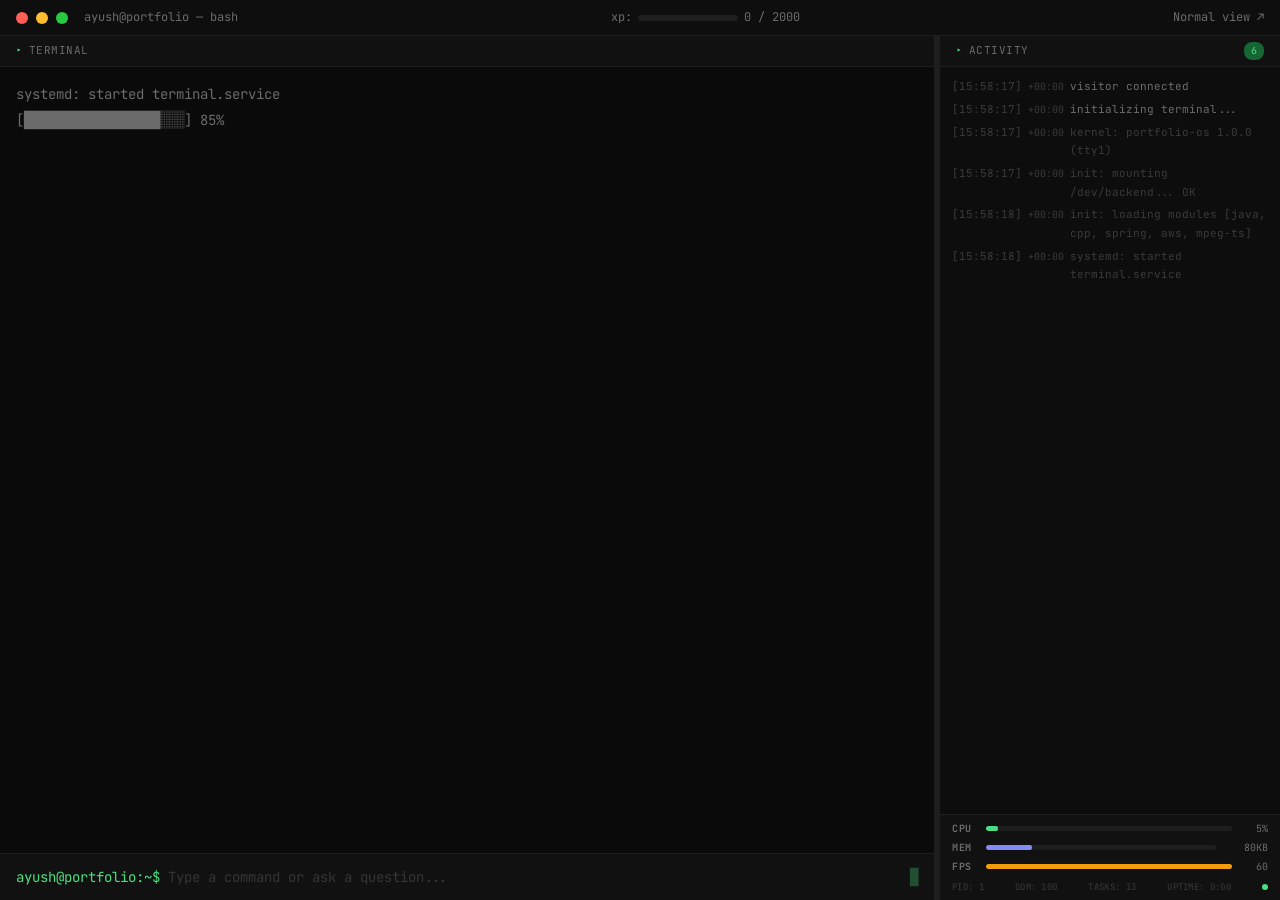
<file: index.html>
<!DOCTYPE html>
<html lang="en">
<head>
  <meta charset="UTF-8">
  <meta name="viewport" content="width=device-width, initial-scale=1.0, viewport-fit=cover">
  <title>Ayush Pal — Terminal Portfolio</title>
  <meta name="description" content="Ayush Pal's portfolio — SDE-1 at Nielsen, backend systems, Java, C++, AWS">
  <meta name="theme-color" content="#0a0a0a">

  <!-- OpenGraph (LinkedIn, Slack, Discord, WhatsApp) -->
  <meta property="og:title" content="Ayush Pal — Interactive Terminal Portfolio">
  <meta property="og:description" content="Interactive terminal portfolio — explore projects, skills, and career. Type commands, earn XP, discover easter eggs.">
  <meta property="og:type" content="website">
  <meta property="og:url" content="https://palayush16.github.io/terminal-portfolio/">
  <meta property="og:image" content="https://palayush16.github.io/terminal-portfolio/og-preview.png">
  <meta property="og:image:width" content="1200">
  <meta property="og:image:height" content="630">

  <!-- Twitter Card -->
  <meta name="twitter:card" content="summary_large_image">
  <meta name="twitter:title" content="Ayush Pal — Interactive Terminal Portfolio">
  <meta name="twitter:description" content="Interactive terminal portfolio — type commands, earn XP, discover easter eggs.">
  <meta name="twitter:image" content="https://palayush16.github.io/terminal-portfolio/og-preview.png">

  <link rel="stylesheet" href="css/style.css">
  <link rel="stylesheet" href="css/crt.css">
  <link rel="icon" href="data:image/svg+xml,<svg xmlns='http://www.w3.org/2000/svg' viewBox='0 0 100 100'><rect width='100' height='100' rx='12' fill='%230a0a0a'/><text x='10' y='68' font-family='monospace' font-size='55' fill='%234ade80'>%3E_</text></svg>">

  <!-- Google Analytics 4 -->
  <script async src="https://www.googletagmanager.com/gtag/js?id=G-Z1Y0G16RCM"></script>
  <script>
    window.dataLayer = window.dataLayer || [];
    function gtag(){dataLayer.push(arguments);}
    gtag('js', new Date());
    gtag('config', 'G-Z1Y0G16RCM', { debug_mode: true });
  </script>
</head>
<body>
  <div id="app">
    <!-- Top header bar — fake window chrome -->
    <div id="header-bar">
      <div class="header-left">
        <span class="dot dot-red" id="dot-close" title="Close → Normal view"></span>
        <span class="dot dot-yellow" id="dot-minimize" title="Minimize terminal"></span>
        <span class="dot dot-green" id="dot-maximize" title="Toggle activity panel"></span>
        <span class="header-title">ayush@portfolio — bash</span>
      </div>
      <div class="header-center">
        <div class="token-meter">
          <span>xp:</span>
          <div class="token-bar">
            <div class="token-fill" id="token-fill" style="width: 0%"></div>
          </div>
          <span id="token-count">0 / 2000</span>
        </div>
      </div>
      <div class="header-right">
        <a href="resume.html" id="normal-view-link" onclick="trackEvent('normal_view_click')">Normal view ↗</a>
      </div>
    </div>

    <!-- Two-panel body -->
    <div id="panels">
      <!-- Left: Terminal -->
      <div id="terminal-panel">
        <div class="panel-tab">
          <span class="panel-tab-icon">▸</span> terminal
        </div>
        <div id="terminal">
          <div id="output"></div>
        </div>
        <div id="input-area">
          <span class="prompt-text">ayush@portfolio:~$</span>
          <input type="text" id="cmd-input" autocomplete="off" autocapitalize="off" spellcheck="false" placeholder="Type a command or ask a question..." disabled>
        </div>
      </div>

      <!-- Divider -->
      <div id="panel-divider"></div>

      <!-- Right: Activity Log -->
      <div id="log-panel">
        <div class="panel-tab">
          <span class="panel-tab-icon">▸</span> activity
          <span class="log-badge" id="log-badge">0</span>
        </div>
        <div id="log-feed"></div>
        <div id="log-footer">
          <div class="htop-row">
            <span class="htop-label">CPU</span>
            <div class="htop-bar"><div class="htop-fill htop-cpu" id="htop-cpu"></div></div>
            <span class="htop-val" id="htop-cpu-val">3%</span>
          </div>
          <div class="htop-row">
            <span class="htop-label">MEM</span>
            <div class="htop-bar"><div class="htop-fill htop-mem" id="htop-mem"></div></div>
            <span class="htop-val htop-val-wide" id="htop-mem-val">0MB</span>
          </div>
          <div class="htop-row">
            <span class="htop-label">FPS</span>
            <div class="htop-bar"><div class="htop-fill htop-fps" id="htop-fps"></div></div>
            <span class="htop-val" id="htop-fps-val">60</span>
          </div>
          <div class="htop-row htop-stats">
            <span>PID: 1</span>
            <span>DOM: <span id="htop-dom">0</span></span>
            <span>Tasks: <span id="htop-tasks">13</span></span>
            <span>Uptime: <span id="htop-uptime">0:00</span></span>
            <span class="log-pulse"></span>
          </div>
        </div>
      </div>
    </div>
  </div>

  <script src="js/analytics.js?v=3"></script>
  <script src="js/app.js?v=3"></script>
</body>
</html>
</file>
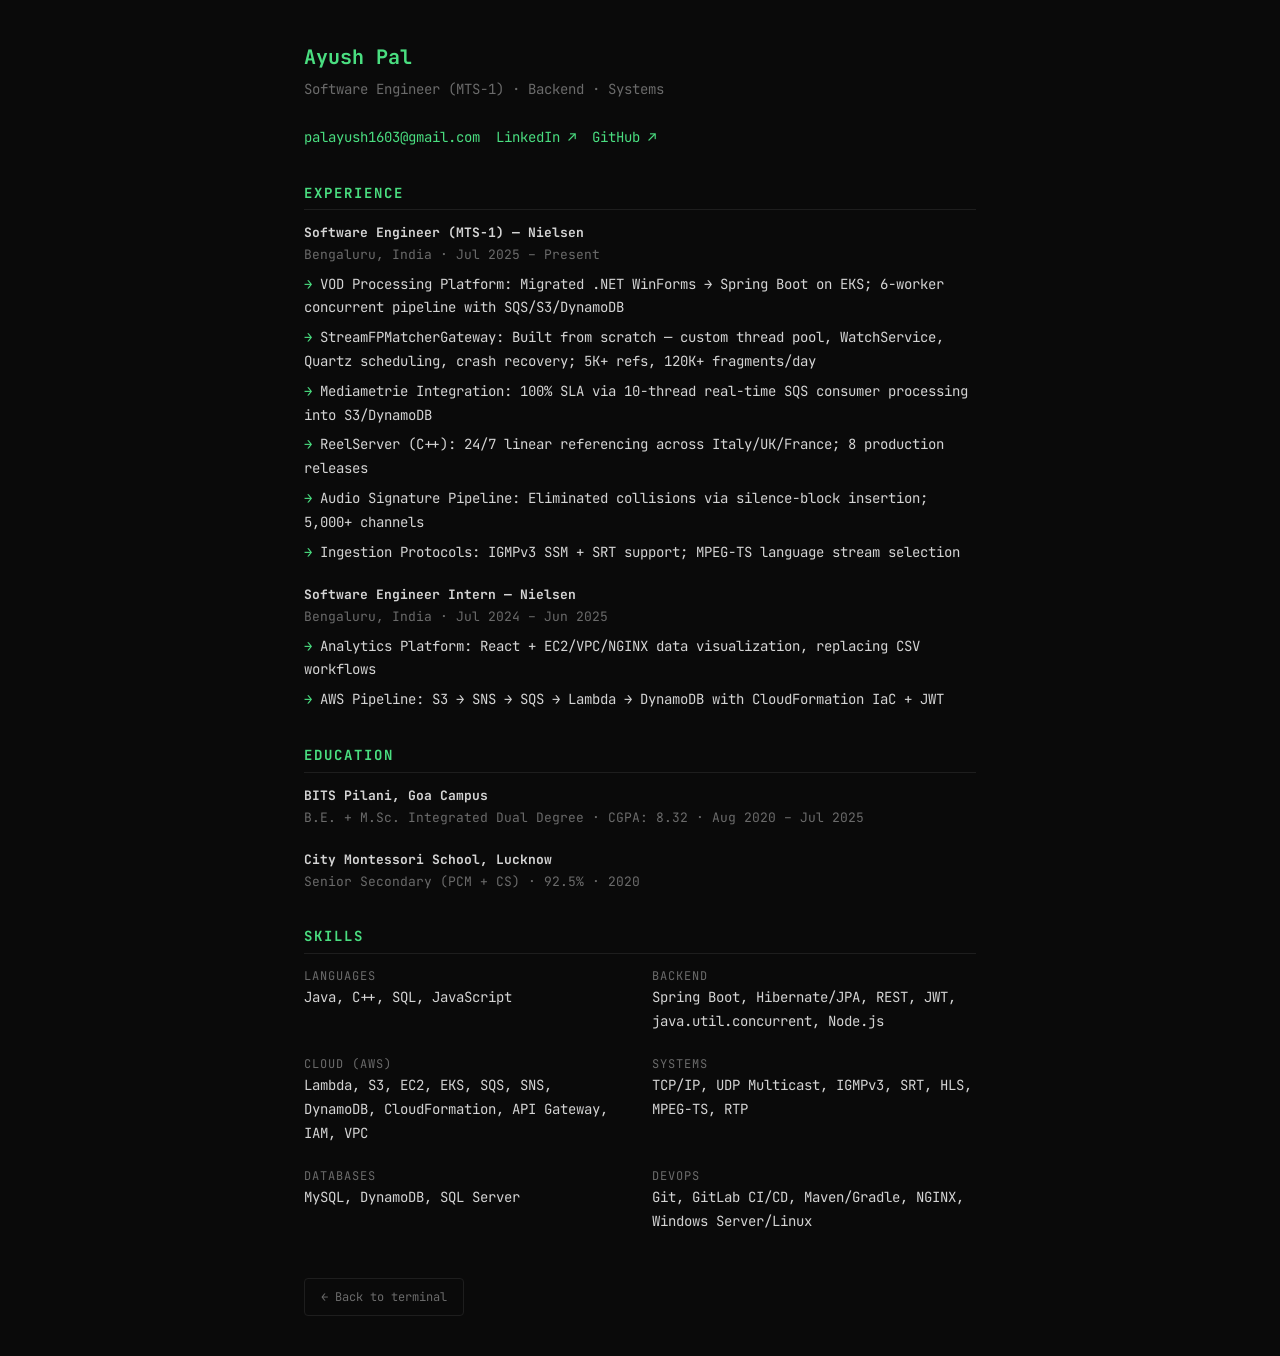
<file: resume.html>
<!DOCTYPE html>
<html lang="en">
<head>
  <meta charset="UTF-8">
  <meta name="viewport" content="width=device-width, initial-scale=1.0">
  <title>Ayush Pal — Resume</title>
  <link rel="icon" href="data:image/svg+xml,<svg xmlns='http://www.w3.org/2000/svg' viewBox='0 0 100 100'><rect width='100' height='100' rx='12' fill='%230a0a0a'/><text x='10' y='68' font-family='monospace' font-size='55' fill='%234ade80'>%3E_</text></svg>">
  <style>
    @import url('https://fonts.googleapis.com/css2?family=JetBrains+Mono:wght@400;700&display=swap');
    :root {
      --bg: #0a0a0a; --text: #d4d4d4; --text-dim: #6b6b6b;
      --accent: #4ade80; --border: #1e1e1e;
      --font: 'JetBrains Mono', monospace;
    }
    * { margin: 0; padding: 0; box-sizing: border-box; }
    body {
      background: var(--bg); color: var(--text); font-family: var(--font);
      font-size: 14px; line-height: 1.7; max-width: 720px;
      margin: 0 auto; padding: 40px 24px;
    }
    a { color: var(--accent); text-decoration: none; }
    a:hover { text-decoration: underline; }
    h1 { font-size: 20px; color: var(--accent); margin-bottom: 4px; }
    .subtitle { color: var(--text-dim); margin-bottom: 24px; }
    .links { margin-bottom: 32px; display: flex; flex-wrap: wrap; gap: 16px; }
    h2 {
      font-size: 14px; text-transform: uppercase; letter-spacing: 2px;
      color: var(--accent); margin-top: 32px; margin-bottom: 12px;
      padding-bottom: 4px; border-bottom: 1px solid var(--border);
    }
    .job { margin-bottom: 20px; }
    .job-title { font-weight: 700; font-size: 13px; }
    .job-meta { color: var(--text-dim); font-size: 13px; margin-bottom: 6px; }
    ul { list-style: none; padding-left: 0; }
    li::before { content: "→ "; color: var(--accent); }
    li { margin-bottom: 6px; }
    .skills-grid { display: grid; grid-template-columns: 1fr 1fr; gap: 8px 24px; }
    .skills-grid dt { color: var(--text-dim); font-size: 12px; text-transform: uppercase; letter-spacing: 1px; }
    .skills-grid dd { margin-bottom: 12px; }
    .terminal-link {
      display: inline-block; margin-top: 32px; padding: 8px 16px;
      border: 1px solid var(--border); border-radius: 4px;
      color: var(--text-dim); font-size: 12px; transition: all 0.2s;
    }
    .terminal-link:hover { border-color: var(--accent); color: var(--accent); text-decoration: none; }
    @media (max-width: 600px) { body { padding: 24px 16px; } .skills-grid { grid-template-columns: 1fr; } }
  </style>
</head>
<body>
  <h1>Ayush Pal</h1>
  <div class="subtitle">Software Engineer (MTS-1) · Backend · Systems</div>
  <div class="links">
    <a href="mailto:palayush1603@gmail.com">palayush1603@gmail.com</a>
    <a href="https://linkedin.com/in/palayush16/" target="_blank">LinkedIn ↗</a>
    <a href="https://github.com/palayush16" target="_blank">GitHub ↗</a>
  </div>

  <h2>Experience</h2>
  <div class="job">
    <div class="job-title">Software Engineer (MTS-1) — Nielsen</div>
    <div class="job-meta">Bengaluru, India · Jul 2025 – Present</div>
    <ul>
      <li>VOD Processing Platform: Migrated .NET WinForms → Spring Boot on EKS; 6-worker concurrent pipeline with SQS/S3/DynamoDB</li>
      <li>StreamFPMatcherGateway: Built from scratch — custom thread pool, WatchService, Quartz scheduling, crash recovery; 5K+ refs, 120K+ fragments/day</li>
      <li>Mediametrie Integration: 100% SLA via 10-thread real-time SQS consumer processing into S3/DynamoDB</li>
      <li>ReelServer (C++): 24/7 linear referencing across Italy/UK/France; 8 production releases</li>
      <li>Audio Signature Pipeline: Eliminated collisions via silence-block insertion; 5,000+ channels</li>
      <li>Ingestion Protocols: IGMPv3 SSM + SRT support; MPEG-TS language stream selection</li>
    </ul>
  </div>
  <div class="job">
    <div class="job-title">Software Engineer Intern — Nielsen</div>
    <div class="job-meta">Bengaluru, India · Jul 2024 – Jun 2025</div>
    <ul>
      <li>Analytics Platform: React + EC2/VPC/NGINX data visualization, replacing CSV workflows</li>
      <li>AWS Pipeline: S3 → SNS → SQS → Lambda → DynamoDB with CloudFormation IaC + JWT</li>
    </ul>
  </div>

  <h2>Education</h2>
  <div class="job">
    <div class="job-title">BITS Pilani, Goa Campus</div>
    <div class="job-meta">B.E. + M.Sc. Integrated Dual Degree · CGPA: 8.32 · Aug 2020 – Jul 2025</div>
  </div>
  <div class="job">
    <div class="job-title">City Montessori School, Lucknow</div>
    <div class="job-meta">Senior Secondary (PCM + CS) · 92.5% · 2020</div>
  </div>

  <h2>Skills</h2>
  <dl class="skills-grid">
    <div><dt>Languages</dt><dd>Java, C++, SQL, JavaScript</dd></div>
    <div><dt>Backend</dt><dd>Spring Boot, Hibernate/JPA, REST, JWT, java.util.concurrent, Node.js</dd></div>
    <div><dt>Cloud (AWS)</dt><dd>Lambda, S3, EC2, EKS, SQS, SNS, DynamoDB, CloudFormation, API Gateway, IAM, VPC</dd></div>
    <div><dt>Systems</dt><dd>TCP/IP, UDP Multicast, IGMPv3, SRT, HLS, MPEG-TS, RTP</dd></div>
    <div><dt>Databases</dt><dd>MySQL, DynamoDB, SQL Server</dd></div>
    <div><dt>DevOps</dt><dd>Git, GitLab CI/CD, Maven/Gradle, NGINX, Windows Server/Linux</dd></div>
  </dl>

  <a href="index.html" class="terminal-link">← Back to terminal</a>
</body>
</html>
</file>
<file: css/style.css>
/* ───────────────────────────────────────────
   ayush@portfolio — Terminal + Activity Log
   Layout: header → [terminal | log] panels
   Colors: near-black bg, off-white text, green accent
   Font: JetBrains Mono
   ─────────────────────────────────────────── */

@import url('https://fonts.googleapis.com/css2?family=JetBrains+Mono:wght@400;700&display=swap');

:root {
  --bg:          #0a0a0a;
  --bg-panel:    #0d0d0d;
  --bg-input:    #111111;
  --bg-header:   #0e0e0e;
  --text:        #d4d4d4;
  --text-dim:    #6b6b6b;
  --text-muted:  #3a3a3a;
  --accent:      #4ade80;
  --accent-dim:  #166534;
  --prompt:      #4ade80;
  --error:       #f87171;
  --warn:        #facc15;
  --link:        #60a5fa;
  --border:      #1e1e1e;
  --chip-bg:     #1a1a2e;
  --chip-border: #2a2a4a;
  --dot-red:     #ff5f57;
  --dot-yellow:  #febc2e;
  --dot-green:   #28c840;
  --font:        'JetBrains Mono', 'Cascadia Code', 'Fira Code', monospace;
}

* {
  margin: 0;
  padding: 0;
  box-sizing: border-box;
}

html, body {
  height: 100%;
  background: var(--bg);
  color: var(--text);
  font-family: var(--font);
  font-size: 14px;
  line-height: 1.6;
  overflow: hidden;
}

/* ══════════════════════════════════════
   LAYOUT: header → two-panel body
   ══════════════════════════════════════ */

#app {
  display: flex;
  flex-direction: column;
  height: 100vh;
  height: 100dvh;
}

/* ── Header bar (fake window chrome) ── */

#header-bar {
  display: flex;
  align-items: center;
  justify-content: space-between;
  padding: 8px 16px;
  background: var(--bg-header);
  border-bottom: 1px solid var(--border);
  flex-shrink: 0;
  user-select: none;
  -webkit-app-region: drag;
}

.header-left {
  display: flex;
  align-items: center;
  gap: 8px;
}

.dot {
  width: 12px;
  height: 12px;
  border-radius: 50%;
  display: inline-block;
}

.dot-red    { background: var(--dot-red); }
.dot-yellow { background: var(--dot-yellow); }
.dot-green  { background: var(--dot-green); }

.dot {
  cursor: pointer;
  transition: opacity 0.15s, transform 0.15s;
}

.dot:hover {
  opacity: 0.7;
  transform: scale(1.15);
}

/* ── Window controls: minimize ── */
#panels.minimized {
  display: none !important;
}

/* ── Window controls: maximize (hide log) ── */
#log-panel.hidden,
#panel-divider.hidden {
  display: none !important;
}

#log-panel.hidden + #panel-divider {
  display: none !important;
}

.header-title {
  color: var(--text-dim);
  font-size: 12px;
  margin-left: 8px;
}

.header-center {
  display: flex;
  align-items: center;
}

.header-right {
  display: flex;
  align-items: center;
}

/* ── Token meter (in header) ── */

.token-meter {
  display: flex;
  align-items: center;
  gap: 6px;
  font-size: 12px;
  color: var(--text-dim);
}

.token-bar {
  width: 100px;
  height: 6px;
  background: var(--border);
  border-radius: 3px;
  overflow: hidden;
}

.token-fill {
  height: 100%;
  background: var(--accent);
  border-radius: 3px;
  transition: width 0.3s ease;
}

.token-fill.near { background: var(--warn); }
.token-fill.full { background: var(--accent); box-shadow: 0 0 6px var(--accent); }

#normal-view-link {
  color: var(--text-dim);
  text-decoration: none;
  font-size: 12px;
  transition: color 0.2s;
}

#normal-view-link:hover {
  color: var(--accent);
}

/* ══════════════════════════════════════
   TWO-PANEL BODY
   ══════════════════════════════════════ */

#panels {
  flex: 1;
  display: flex;
  min-height: 0;
}

/* ── Left: Terminal ── */

#terminal-panel {
  flex: 1;
  display: flex;
  flex-direction: column;
  min-width: 50vw;
  border-right: 1px solid var(--border);
}

/* ── Panel tab headers ── */

.panel-tab {
  display: flex;
  align-items: center;
  gap: 6px;
  padding: 6px 16px;
  background: var(--bg-input);
  border-bottom: 1px solid var(--border);
  font-size: 11px;
  color: var(--text-dim);
  text-transform: uppercase;
  letter-spacing: 0.5px;
  flex-shrink: 0;
  user-select: none;
}

.panel-tab-icon {
  color: var(--accent);
  font-size: 10px;
}

/* ── Terminal output area ── */

#terminal {
  flex: 1;
  overflow-y: auto;
  padding: 16px;
  scroll-behavior: smooth;
}

#terminal::-webkit-scrollbar {
  width: 6px;
}

#terminal::-webkit-scrollbar-track {
  background: var(--bg);
}

#terminal::-webkit-scrollbar-thumb {
  background: var(--border);
  border-radius: 3px;
}

#output {
  white-space: pre-wrap;
  word-wrap: break-word;
  overflow-wrap: break-word;
  max-width: 100%;
}

/* ── Output line types ── */

.line {
  min-height: 1.6em;
}

.line-prompt { color: var(--prompt); }
.line-prompt .cmd { color: var(--text); }
.line-output { color: var(--text); }
.line-error  { color: var(--error); }
.line-dim    { color: var(--text-dim); }
.line-accent { color: var(--accent); }
.line-thinking {
  color: var(--text-dim);
  font-style: italic;
}

/* ── Welcome hero text ── */
.line-welcome-title {
  color: var(--text);
  font-size: 22px;
  font-weight: 700;
  letter-spacing: -0.5px;
  padding: 8px 0 2px 0;
  line-height: 1.3;
}

.line-welcome-subtitle {
  color: var(--text-dim);
  font-size: 16px;
  padding-bottom: 4px;
}

.line-welcome-hint {
  color: var(--text-muted);
  font-size: 12px;
  padding-top: 2px;
}

/* ── Input area ── */

/* ── Terminal links ── */
.term-link {
  color: var(--accent);
  text-decoration: none;
  border-bottom: 1px dotted var(--accent-dim);
  transition: color 0.15s, border-color 0.15s;
}

.term-link:hover {
  color: #86efac;
  border-bottom-color: var(--accent);
}

#input-area {
  display: flex;
  align-items: center;
  padding: 12px 16px;
  background: var(--bg-input);
  border-top: 1px solid var(--border);
  flex-shrink: 0;
}

#input-area .prompt-text {
  color: var(--prompt);
  margin-right: 8px;
  white-space: nowrap;
  user-select: none;
}

#cmd-input {
  flex: 1;
  background: transparent;
  border: none;
  outline: none;
  color: var(--text);
  font-family: var(--font);
  font-size: 14px;
  caret-color: transparent; /* hide native caret, we draw our own */
}

/* Blinking block cursor */
#input-area::after {
  content: '\2588';
  color: var(--accent);
  animation: blink 1s step-end infinite;
  font-family: var(--font);
  font-size: 14px;
  margin-left: -2px;
  pointer-events: none;
}

#cmd-input:disabled + .fake-cursor,
#input-area:has(#cmd-input:disabled)::after {
  opacity: 0.3;
  animation: none;
}

#cmd-input::placeholder { color: var(--text-dim); }
#cmd-input:disabled { opacity: 0.4; }

/* ── Chips ── */

.chips {
  display: flex;
  flex-wrap: wrap;
  gap: 8px;
  margin-top: 8px;
  padding: 4px 0;
}

.chip {
  display: inline-block;
  padding: 6px 14px;
  background: transparent;
  border: 1px solid var(--accent-dim);
  border-radius: 6px;
  color: var(--accent);
  font-family: var(--font);
  font-size: 12px;
  cursor: pointer;
  transition: all 0.15s ease;
  user-select: none;
}

.chip:hover {
  background: var(--accent-dim);
  border-color: var(--accent);
  color: var(--accent);
}

/* ── Panel divider (draggable resize handle) ── */

#panel-divider {
  width: 5px;
  background: var(--border);
  flex-shrink: 0;
  cursor: col-resize;
  position: relative;
  transition: background 0.15s;
}

#panel-divider:hover,
#panel-divider.dragging {
  background: var(--accent);
}

/* Wider invisible hit area for easier grabbing */
#panel-divider::before {
  content: '';
  position: absolute;
  top: 0;
  bottom: 0;
  left: -4px;
  right: -4px;
}

/* ══════════════════════════════════════
   RIGHT PANEL: ACTIVITY LOG
   ══════════════════════════════════════ */

#log-panel {
  width: 340px;
  min-width: 200px;
  display: flex;
  flex-direction: column;
  min-height: 0;
  background: var(--bg-panel);
}

.log-badge {
  margin-left: auto;
  background: var(--accent-dim);
  color: var(--accent);
  font-size: 10px;
  padding: 1px 6px;
  border-radius: 8px;
  min-width: 20px;
  text-align: center;
}

/* ── Log feed ── */

#log-feed {
  flex: 1;
  overflow-y: auto;
  padding: 8px 12px;
  font-size: 11px;
  line-height: 1.7;
}

#log-feed::-webkit-scrollbar {
  width: 4px;
}

#log-feed::-webkit-scrollbar-track {
  background: transparent;
}

#log-feed::-webkit-scrollbar-thumb {
  background: var(--border);
  border-radius: 2px;
}

/* ── Log entries ── */

.log-entry {
  display: flex;
  gap: 6px;
  padding: 2px 0;
  opacity: 0;
  transform: translateY(4px);
  transition: opacity 0.2s ease, transform 0.2s ease;
}

.log-entry.visible {
  opacity: 1;
  transform: translateY(0);
}

.log-ts {
  color: var(--text-muted);
  white-space: nowrap;
  flex-shrink: 0;
}

.log-elapsed {
  color: var(--text-muted);
  white-space: nowrap;
  flex-shrink: 0;
  font-size: 10px;
  padding-top: 1px;
}

.log-msg {
  word-break: break-word;
}

/* Log entry type colors */
.log-system  .log-msg { color: var(--text-dim); }
.log-boot    .log-msg { color: var(--text-muted); }
.log-command .log-msg { color: var(--text); font-weight: 700; }
.log-response .log-msg { color: var(--accent); }
.log-qna     .log-msg { color: #818cf8; }
.log-tokens  .log-msg { color: var(--text-dim); }
.log-drain   .log-msg { color: var(--warn); }
.log-warn    .log-msg { color: var(--warn); }
.log-error   .log-msg { color: var(--error); font-weight: 700; }
.log-chip    .log-msg { color: #c084fc; }
.log-info    .log-msg { color: var(--text-dim); }
.log-heartbeat .log-msg { color: var(--text-muted); font-style: italic; }
.log-xp-gain .log-msg { color: var(--accent); }
.log-milestone .log-msg { color: var(--warn); font-weight: 700; }

/* ── Log footer → htop status bar ── */

#log-footer {
  padding: 6px 12px;
  background: var(--bg-input);
  border-top: 1px solid var(--border);
  font-size: 10px;
  color: var(--text-muted);
  flex-shrink: 0;
  display: flex;
  flex-direction: column;
  gap: 3px;
}

.htop-row {
  display: flex;
  align-items: center;
  gap: 6px;
}

.htop-label {
  width: 28px;
  color: var(--text-dim);
  font-weight: 700;
  text-transform: uppercase;
  letter-spacing: 0.5px;
}

.htop-bar {
  flex: 1;
  height: 5px;
  background: var(--border);
  border-radius: 2px;
  overflow: hidden;
}

.htop-fill {
  height: 100%;
  border-radius: 2px;
  transition: width 0.3s ease;
}

.htop-cpu { background: var(--accent); }
.htop-mem { background: #818cf8; }
.htop-fps { background: #f59e0b; }

.htop-val {
  width: 30px;
  text-align: right;
  color: var(--text-dim);
}

.htop-val-wide {
  width: 46px;
}

.htop-stats {
  display: flex;
  justify-content: space-between;
  color: var(--text-muted);
  padding-top: 2px;
  font-size: 9px;
  text-transform: uppercase;
  letter-spacing: 0.3px;
}

/* Live pulse indicator */
.log-pulse {
  width: 6px;
  height: 6px;
  border-radius: 50%;
  background: var(--accent);
  animation: pulse 2s ease-in-out infinite;
}

@keyframes pulse {
  0%, 100% { opacity: 0.3; }
  50%      { opacity: 1; }
}

/* ══════════════════════════════════════
   CRT EFFECT
   ══════════════════════════════════════ */
#app.crt-on::before {
  content: " "; display: block; position: fixed;
  top: 0; left: 0; bottom: 0; right: 0;
  background: linear-gradient(rgba(18,16,16,0) 50%, rgba(0,0,0,0.15) 50%),
    linear-gradient(90deg, rgba(255,0,0,0.03), rgba(0,255,0,0.01), rgba(0,0,255,0.03));
  z-index: 999; background-size: 100% 2px, 3px 100%; pointer-events: none;
}
#app.crt-on::after {
  content: " "; display: block; position: fixed;
  top: 0; left: 0; bottom: 0; right: 0;
  background: rgba(18,16,16,0.1); opacity: 0; z-index: 999;
  pointer-events: none; animation: crt-flicker 0.15s infinite;
}
@keyframes crt-flicker {
  0%{opacity:.03}10%{opacity:.02}20%{opacity:.02}30%{opacity:.06}
  40%{opacity:.03}50%{opacity:.10}60%{opacity:.02}70%{opacity:.05}
  80%{opacity:.07}90%{opacity:.07}100%{opacity:.02}
}
#app.crt-on #output, #app.crt-on #log-feed, #app.crt-on #input-area {
  animation: crt-colorsep 1.6s infinite;
}
@keyframes crt-colorsep {
  0%{text-shadow:.4px 0 1px rgba(0,30,255,.3),-.4px 0 1px rgba(255,0,80,.2),0 0 2px}
  20%{text-shadow:1.5px 0 1px rgba(0,30,255,.3),-1.5px 0 1px rgba(255,0,80,.2),0 0 2px}
  50%{text-shadow:.08px 0 1px rgba(0,30,255,.3),-.08px 0 1px rgba(255,0,80,.2),0 0 2px}
  80%{text-shadow:.08px 0 1px rgba(0,30,255,.3),-.08px 0 1px rgba(255,0,80,.2),0 0 2px}
  100%{text-shadow:1.1px 0 1px rgba(0,30,255,.3),-1.1px 0 1px rgba(255,0,80,.2),0 0 2px}
}
#app.crt-on { position: relative; box-shadow: inset 0 0 80px rgba(0,0,0,0.4); }
@media (prefers-reduced-motion: reduce) {
  #app.crt-on::after, #app.crt-on #output, #app.crt-on #log-feed, #app.crt-on #input-area {
    animation: none !important;
  }
}

/* ══════════════════════════════════════
   CURSOR BLINK
   ══════════════════════════════════════ */

@keyframes blink {
  0%, 100% { opacity: 1; }
  50%      { opacity: 0; }
}

.cursor-blink {
  animation: blink 1s step-end infinite;
  color: var(--accent);
}

/* ══════════════════════════════════════
   RESPONSIVE — mobile-first fixes
   ══════════════════════════════════════ */

/* Prevent iOS zoom on input focus (needs >= 16px) */
@media (max-width: 768px) {
  #cmd-input {
    font-size: 16px;
  }
}

/* Tablet / small laptop */
@media (max-width: 900px) {
  #log-panel {
    width: 280px;
  }
}

/* Phone landscape + small tablets */
@media (max-width: 768px) {
  /* Stack panels vertically */
  #panels {
    flex-direction: column;
  }

  #terminal-panel {
    flex: 1;
    border-right: none;
    border-bottom: 1px solid var(--border);
    min-height: 0;
  }

  #panel-divider {
    width: 100%;
    height: 1px;
  }

  /* Log panel: collapsible strip at bottom */
  #log-panel {
    width: 100%;
    height: 180px;
    flex-shrink: 0;
  }

  /* Hide XP meter on mobile — takes too much space */
  .header-center {
    display: none;
  }

  .header-title {
    font-size: 11px;
  }

  html, body {
    font-size: 13px;
  }

  /* Bigger touch targets for chips */
  .chip {
    padding: 10px 18px;
    font-size: 13px;
    min-height: 40px;
    display: inline-flex;
    align-items: center;
  }

  /* Welcome text scaling */
  .line-welcome-title {
    font-size: 18px;
    padding: 4px 0 2px 0;
  }

  .line-welcome-subtitle {
    font-size: 14px;
  }

  /* Shorter prompt on mobile */
  #input-area .prompt-text {
    font-size: 12px;
  }

  #input-area {
    padding: 10px 12px;
  }

  #terminal {
    padding: 12px;
  }

  /* Log entries: tighter */
  .log-entry {
    font-size: 10px;
  }

  .log-ts {
    display: none;  /* hide full timestamps, keep elapsed */
  }
}

/* Phone portrait */
@media (max-width: 480px) {
  #log-panel {
    height: 150px;
  }

  #header-bar {
    padding: 6px 10px;
  }

  .dot {
    width: 10px;
    height: 10px;
  }

  .header-title {
    font-size: 10px;
    max-width: 120px;
    overflow: hidden;
    text-overflow: ellipsis;
    white-space: nowrap;
  }

  /* Even shorter prompt */
  #input-area .prompt-text {
    font-size: 11px;
  }

  /* Welcome hero smaller */
  .line-welcome-title {
    font-size: 16px;
  }

  .line-welcome-subtitle {
    font-size: 13px;
  }

  .line-welcome-hint {
    font-size: 11px;
  }

  /* Chips wrap nicely */
  .chips {
    gap: 6px;
  }

  .chip {
    padding: 8px 14px;
    font-size: 12px;
    min-height: 36px;
  }

  /* Log footer htop bar: smaller */
  .htop-label {
    width: 24px;
    font-size: 9px;
  }

  .htop-val {
    width: 26px;
    font-size: 9px;
  }

  .htop-stats {
    font-size: 8px;
  }
}

/* Very small phones (iPhone SE, Galaxy A series) */
@media (max-width: 375px) {
  .line-welcome-title {
    font-size: 15px;
  }

  /* Hide normal-view link — dots are enough */
  #normal-view-link {
    display: none;
  }

  #log-panel {
    height: 130px;
  }

  .chip {
    padding: 7px 12px;
    font-size: 11px;
  }
}

/* ── Safe area insets for notched phones ── */
@supports (padding: env(safe-area-inset-bottom)) {
  #input-area {
    padding-bottom: calc(12px + env(safe-area-inset-bottom));
  }

  #log-footer {
    padding-bottom: calc(6px + env(safe-area-inset-bottom));
  }

  #header-bar {
    padding-top: calc(8px + env(safe-area-inset-top));
  }
}

/* ── Touch: disable hover effects, smooth scrolling ── */
@media (hover: none) and (pointer: coarse) {
  /* No hover glow on chips — just active state */
  .chip:hover {
    background: var(--chip-bg);
    border-color: var(--chip-border);
    color: var(--text);
  }

  .chip:active {
    background: var(--accent-dim);
    border-color: var(--accent);
    color: var(--accent);
  }

  /* Smooth momentum scrolling */
  #terminal,
  #log-feed {
    -webkit-overflow-scrolling: touch;
  }

  /* Dot hover: only on active */
  .dot:hover {
    opacity: 1;
    transform: none;
  }

  .dot:active {
    opacity: 0.7;
    transform: scale(1.15);
  }
}

/* ── Hide scrollbar on touch devices ── */
@media (max-width: 768px) {
  #terminal::-webkit-scrollbar,
  #log-feed::-webkit-scrollbar {
    display: none;
  }

  #terminal,
  #log-feed {
    -ms-overflow-style: none;
    scrollbar-width: none;
  }
}
</file>
<file: css/crt.css>
/* ══════════════════════════════════════
   CRT EFFECT (toggle with `crt` command)
   Scanlines + flicker + color separation
   Based on: aleclownes.com/2017/02/01/crt-display.html
   ══════════════════════════════════════ */

#app.crt-on::before {
  content: " ";
  display: block;
  position: fixed;
  top: 0; left: 0; bottom: 0; right: 0;
  background:
    linear-gradient(rgba(18, 16, 16, 0) 50%, rgba(0, 0, 0, 0.15) 50%),
    linear-gradient(90deg, rgba(255, 0, 0, 0.03), rgba(0, 255, 0, 0.01), rgba(0, 0, 255, 0.03));
  z-index: 999;
  background-size: 100% 2px, 3px 100%;
  pointer-events: none;
}

#app.crt-on::after {
  content: " ";
  display: block;
  position: fixed;
  top: 0; left: 0; bottom: 0; right: 0;
  background: rgba(18, 16, 16, 0.1);
  opacity: 0;
  z-index: 999;
  pointer-events: none;
  animation: crt-flicker 0.15s infinite;
}

@keyframes crt-flicker {
  0%   { opacity: 0.03; }  5%   { opacity: 0.05; }
  10%  { opacity: 0.02; }  15%  { opacity: 0.09; }
  20%  { opacity: 0.02; }  25%  { opacity: 0.08; }
  30%  { opacity: 0.06; }  35%  { opacity: 0.07; }
  40%  { opacity: 0.03; }  45%  { opacity: 0.08; }
  50%  { opacity: 0.10; }  55%  { opacity: 0.01; }
  60%  { opacity: 0.02; }  65%  { opacity: 0.07; }
  70%  { opacity: 0.05; }  75%  { opacity: 0.04; }
  80%  { opacity: 0.07; }  85%  { opacity: 0.07; }
  90%  { opacity: 0.07; }  95%  { opacity: 0.04; }
  100% { opacity: 0.02; }
}

#app.crt-on #output,
#app.crt-on #log-feed,
#app.crt-on #input-area {
  animation: crt-colorsep 1.6s infinite;
}

@keyframes crt-colorsep {
  0%   { text-shadow: 0.4px 0 1px rgba(0,30,255,0.3), -0.4px 0 1px rgba(255,0,80,0.2), 0 0 2px; }
  10%  { text-shadow: 0.03px 0 1px rgba(0,30,255,0.3), -0.03px 0 1px rgba(255,0,80,0.2), 0 0 2px; }
  20%  { text-shadow: 1.5px 0 1px rgba(0,30,255,0.3), -1.5px 0 1px rgba(255,0,80,0.2), 0 0 2px; }
  40%  { text-shadow: 1.8px 0 1px rgba(0,30,255,0.3), -1.8px 0 1px rgba(255,0,80,0.2), 0 0 2px; }
  50%  { text-shadow: 0.08px 0 1px rgba(0,30,255,0.3), -0.08px 0 1px rgba(255,0,80,0.2), 0 0 2px; }
  60%  { text-shadow: 1.0px 0 1px rgba(0,30,255,0.3), -1.0px 0 1px rgba(255,0,80,0.2), 0 0 2px; }
  80%  { text-shadow: 0.08px 0 1px rgba(0,30,255,0.3), -0.08px 0 1px rgba(255,0,80,0.2), 0 0 2px; }
  100% { text-shadow: 1.1px 0 1px rgba(0,30,255,0.3), -1.1px 0 1px rgba(255,0,80,0.2), 0 0 2px; }
}

#app.crt-on {
  position: relative;
  box-shadow: inset 0 0 80px rgba(0,0,0,0.4);
}

@media (prefers-reduced-motion: reduce) {
  #app.crt-on::after,
  #app.crt-on #output,
  #app.crt-on #log-feed,
  #app.crt-on #input-area {
    animation: none !important;
  }
}
</file>
